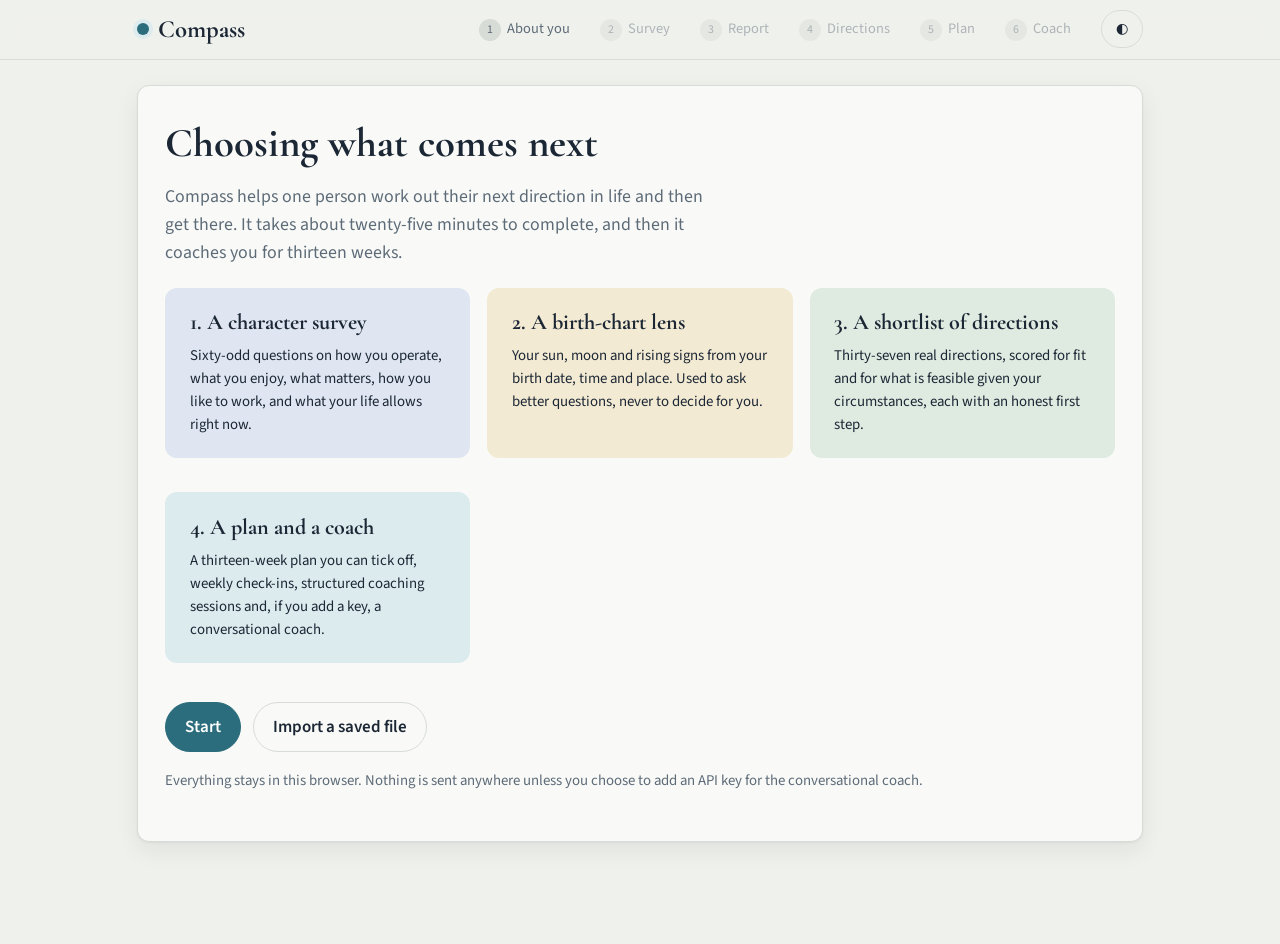
<file: index.html>
<!doctype html>
<html lang="en-GB">
<head>
  <meta charset="utf-8">
  <meta name="viewport" content="width=device-width, initial-scale=1, viewport-fit=cover">
  <title>Compass</title>
  <meta name="description" content="A personal guide to choosing your next direction: a character survey, a birth-chart lens, a shortlist of directions, a thirteen-week plan and a coach to keep you moving.">
  <link rel="preconnect" href="https://fonts.googleapis.com">
  <link rel="preconnect" href="https://fonts.gstatic.com" crossorigin>
  <link rel="stylesheet" href="https://fonts.googleapis.com/css2?family=Cormorant+Garamond:ital,wght@0,600;0,700;1,600&family=Source+Sans+3:ital,wght@0,400;0,600;0,700;1,400&display=swap">
  <link rel="stylesheet" href="css/style.css">
</head>
<body>
  <header class="topbar">
    <div class="topbar-inner">
      <div class="brand"><span class="dot"></span> Compass</div>
      <nav class="steps" id="nav"></nav>
      <button class="btn small ghost" id="themeBtn" title="Switch light or dark">◐</button>
    </div>
  </header>
  <main id="app"></main>
  <div class="footer-actions" id="footer" hidden><div class="inner" id="footerInner"></div></div>
  <div class="toast" id="toast" hidden></div>

  <script src="js/data/cities.js"></script>
  <script src="js/data/questions.js"></script>
  <script src="js/data/directions.js"></script>
  <script src="js/astro.js"></script>
  <script src="js/engine.js"></script>
  <script src="js/coach.js"></script>
  <script src="js/app.js"></script>
</body>
</html>
</file>
<file: css/style.css>
/* Compass: a calm, warm interface. Light first, dark on request. */
:root {
  /* Chart paper, navy ink, a brass needle and sea teal: the palette of a compass on a nautical chart. */
  --bg: #eff1ec; --card: #f9faf7; --ink: #1c2735; --muted: #5d6b78; --line: #d7dcd6;
  --accent: #2c6d7d; --accent-ink: #ffffff; --accent-soft: #dcebee;
  --sage: #4f7d5c; --sage-soft: #dfeae1; --gold: #b8862b; --gold-soft: #f3ead3;
  --sky: #3f5f8f; --sky-soft: #dfe6f2; --danger: #a8402f;
  --radius: 12px; --shadow: 0 1px 2px rgba(20,30,40,.05), 0 8px 24px rgba(20,30,40,.07);
  --font: "Source Sans 3", "Segoe UI", system-ui, -apple-system, sans-serif;
  --serif: "Cormorant Garamond", "Iowan Old Style", "Palatino Linotype", Georgia, serif;
  color-scheme: light;
}
@media (prefers-color-scheme: dark) {
  :root:not([data-theme="light"]) {
    --bg: #151c25; --card: #1e2733; --ink: #e6e9e4; --muted: #9aa6b1; --line: #33404d;
    --accent: #6fb3c3; --accent-ink: #0f171e; --accent-soft: #223a44;
    --sage: #8cc39b; --sage-soft: #24352a; --gold: #d9ac52; --gold-soft: #3a3120;
    --sky: #93b0dd; --sky-soft: #26344a; --danger: #e07b6a;
    --shadow: 0 1px 2px rgba(0,0,0,.3), 0 8px 24px rgba(0,0,0,.35);
    color-scheme: dark;
  }
}
:root[data-theme="dark"] {
  --bg: #151c25; --card: #1e2733; --ink: #e6e9e4; --muted: #9aa6b1; --line: #33404d;
  --accent: #6fb3c3; --accent-ink: #0f171e; --accent-soft: #223a44;
  --sage: #8cc39b; --sage-soft: #24352a; --gold: #d9ac52; --gold-soft: #3a3120;
  --sky: #93b0dd; --sky-soft: #26344a; --danger: #e07b6a;
  --shadow: 0 1px 2px rgba(0,0,0,.3), 0 8px 24px rgba(0,0,0,.35);
  color-scheme: dark;
}

* { box-sizing: border-box; }
html { font-size: 17px; }
@media (prefers-reduced-motion: reduce) { *, *::before, *::after { animation: none !important; transition: none !important; } }
body { margin: 0; background: var(--bg); color: var(--ink); font-family: var(--font); line-height: 1.55; -webkit-font-smoothing: antialiased; }
h1, h2, h3 { font-family: var(--serif); font-weight: 700; letter-spacing: 0; line-height: 1.15; margin: 0 0 .4em; text-wrap: balance; }
h1 { font-size: 2.4rem; } h2 { font-size: 1.75rem; } h3 { font-size: 1.3rem; }
p { margin: 0 0 1em; }
a { color: var(--accent); }
.muted { color: var(--muted); }
.small { font-size: .875rem; }
.serif { font-family: var(--serif); }
[hidden] { display: none !important; }

.topbar { position: sticky; top: 0; z-index: 10; background: color-mix(in srgb, var(--bg) 88%, transparent); backdrop-filter: blur(8px); border-bottom: 1px solid var(--line); }
.topbar-inner { max-width: 1040px; margin: 0 auto; padding: .6rem 1rem; display: flex; align-items: center; gap: 1rem; flex-wrap: wrap; }
.brand { font-family: var(--serif); font-size: 1.45rem; font-weight: 700; display: flex; align-items: center; gap: .5rem; }
.brand .dot { width: 12px; height: 12px; border-radius: 50%; background: var(--accent); box-shadow: 0 0 0 4px var(--accent-soft); }
nav.steps { display: flex; gap: .25rem; flex-wrap: wrap; margin-left: auto; }
nav.steps button { background: transparent; border: 1px solid transparent; color: var(--muted); padding: .35rem .7rem; border-radius: 999px; font: inherit; font-size: .85rem; cursor: pointer; }
nav.steps button.active { background: var(--card); border-color: var(--line); color: var(--ink); box-shadow: var(--shadow); }
nav.steps button:disabled { opacity: .45; cursor: not-allowed; }
nav.steps button .n { display: inline-block; width: 1.3rem; height: 1.3rem; border-radius: 50%; background: var(--line); font-size: .7rem; line-height: 1.3rem; text-align: center; margin-right: .35rem; }
nav.steps button.done .n { background: var(--sage); color: #fff; }

main { max-width: 1040px; margin: 0 auto; padding: 1.5rem 1rem 5rem; }
.screen { animation: fade .25s ease; }
@keyframes fade { from { opacity: 0; transform: translateY(4px); } to { opacity: 1; transform: none; } }

.card { background: var(--card); border: 1px solid var(--line); border-radius: var(--radius); padding: 1.25rem 1.4rem; box-shadow: var(--shadow); margin-bottom: 1rem; }
.card.soft { background: var(--accent-soft); border-color: transparent; box-shadow: none; }
.card.sage { background: var(--sage-soft); border-color: transparent; box-shadow: none; }
.card.gold { background: var(--gold-soft); border-color: transparent; box-shadow: none; }
.card.sky { background: var(--sky-soft); border-color: transparent; box-shadow: none; }
.grid { display: grid; gap: 1rem; grid-template-columns: repeat(auto-fit, minmax(260px, 1fr)); }
.grid.two { grid-template-columns: repeat(auto-fit, minmax(320px, 1fr)); }
.row { display: flex; gap: .75rem; flex-wrap: wrap; align-items: center; }
.row.between { justify-content: space-between; }
.stack > * + * { margin-top: .75rem; }

.btn { display: inline-flex; align-items: center; gap: .4rem; padding: .65rem 1.1rem; border-radius: 999px; border: 1px solid var(--line); background: var(--card); color: var(--ink); font: inherit; font-weight: 600; cursor: pointer; transition: transform .08s, box-shadow .15s; }
.btn:hover { box-shadow: var(--shadow); }
.btn:active { transform: translateY(1px); }
.btn:focus-visible, .scale button:focus-visible, .choices button:focus-visible, .picks button:focus-visible, nav.steps button:focus-visible { outline: 2px solid var(--accent); outline-offset: 2px; }
.btn.primary { background: var(--accent); color: var(--accent-ink); border-color: var(--accent); }
.btn.ghost { background: transparent; }
.btn.small { padding: .4rem .8rem; font-size: .85rem; }
.btn:disabled { opacity: .5; cursor: not-allowed; box-shadow: none; }
.btn.danger { color: var(--danger); }

label { display: block; font-weight: 600; margin-bottom: .3rem; }
input[type=text], input[type=date], input[type=time], input[type=number], input[type=password], select, textarea {
  width: 100%; font: inherit; padding: .6rem .75rem; border-radius: 10px; border: 1px solid var(--line); background: var(--bg); color: var(--ink);
}
textarea { min-height: 90px; resize: vertical; }
input:focus, select:focus, textarea:focus { outline: 2px solid color-mix(in srgb, var(--accent) 45%, transparent); outline-offset: 1px; }
.field { margin-bottom: 1rem; }
.field .hint { color: var(--muted); font-size: .85rem; margin-top: .25rem; }
.inline { display: grid; gap: .75rem; grid-template-columns: repeat(auto-fit, minmax(140px, 1fr)); }
.check { display: flex; align-items: center; gap: .5rem; font-weight: 500; }
.check input { width: 1.1rem; height: 1.1rem; }

.progress { height: 8px; background: var(--line); border-radius: 999px; overflow: hidden; margin: .5rem 0 1rem; }
.progress > span { display: block; height: 100%; background: var(--accent); border-radius: 999px; transition: width .3s; }

/* Survey */
.q { padding: 1rem 0; border-bottom: 1px solid var(--line); }
.q:last-child { border-bottom: 0; }
.q .text { font-weight: 500; margin-bottom: .6rem; }
.scale { display: grid; grid-template-columns: repeat(5, 1fr); gap: .35rem; }
.scale button { font: inherit; font-size: .78rem; padding: .55rem .3rem; border-radius: 10px; border: 1px solid var(--line); background: var(--bg); color: var(--muted); cursor: pointer; line-height: 1.2; }
.scale button.on { background: var(--accent); color: var(--accent-ink); border-color: var(--accent); font-weight: 600; }
.scale button:hover { border-color: var(--accent); }
.choices { display: grid; gap: .4rem; }
.choices button { text-align: left; font: inherit; padding: .6rem .8rem; border-radius: 10px; border: 1px solid var(--line); background: var(--bg); color: var(--ink); cursor: pointer; }
.choices button.on { border-color: var(--accent); background: var(--accent-soft); font-weight: 600; }
.picks { display: grid; gap: .5rem; grid-template-columns: repeat(auto-fill, minmax(200px, 1fr)); }
.picks button { text-align: left; font: inherit; padding: .7rem .9rem; border-radius: 12px; border: 1px solid var(--line); background: var(--bg); color: var(--ink); cursor: pointer; position: relative; }
.picks button .rank { position: absolute; top: .5rem; right: .6rem; width: 1.5rem; height: 1.5rem; border-radius: 50%; background: var(--accent); color: var(--accent-ink); font-size: .8rem; font-weight: 700; display: grid; place-items: center; }
.picks button.on { border-color: var(--accent); background: var(--accent-soft); }
.picks button .hint { display: block; color: var(--muted); font-size: .8rem; margin-top: .15rem; }
.slider { display: grid; grid-template-columns: 1fr 2fr 1fr; align-items: center; gap: .75rem; }
.slider .lbl { font-size: .85rem; color: var(--muted); }
.slider .lbl.r { text-align: right; }
input[type=range] { width: 100%; accent-color: var(--accent); }

/* Report */
.bar { display: grid; grid-template-columns: 150px 1fr 44px; align-items: center; gap: .6rem; margin: .35rem 0; }
.bar .track { height: 10px; background: var(--line); border-radius: 999px; overflow: hidden; }
.bar .track > span { display: block; height: 100%; background: var(--sage); border-radius: 999px; }
.bar.accent .track > span { background: var(--accent); }
.bar .v { text-align: right; font-variant-numeric: tabular-nums; font-size: .85rem; color: var(--muted); }
.pill { display: inline-block; padding: .2rem .6rem; border-radius: 999px; font-size: .78rem; font-weight: 600; background: var(--line); color: var(--ink); margin: .1rem .25rem .1rem 0; }
.pill.sage { background: var(--sage-soft); color: var(--sage); }
.pill.gold { background: var(--gold-soft); color: var(--gold); }
.pill.sky { background: var(--sky-soft); color: var(--sky); }
.pill.accent { background: var(--accent-soft); color: var(--accent); }
.placement { display: flex; gap: .9rem; align-items: flex-start; padding: .75rem 0; border-top: 1px solid var(--line); }
.placement:first-of-type { border-top: 0; }
.placement .glyph { font-size: 1.8rem; line-height: 1; width: 2.4rem; text-align: center; }
.placement b { display: block; }
ul.clean { list-style: none; padding: 0; margin: 0; }
ul.clean li { padding: .3rem 0 .3rem 1.4rem; position: relative; }
ul.clean li::before { content: "\2022"; position: absolute; left: .4rem; color: var(--accent); }
ul.clean li.agree::before { content: "\2713"; color: var(--sage); }
ul.clean li.disagree::before { content: "?"; color: var(--gold); }
ul.clean li.caution::before { content: "!"; color: var(--gold); font-weight: 700; }

/* Directions */
.dir { display: grid; grid-template-columns: 1fr auto; gap: 1rem; align-items: start; }
.dir .scores { text-align: right; min-width: 110px; }
.dir .scores .big { font-family: var(--serif); font-size: 2.2rem; font-weight: 700; line-height: 1; font-variant-numeric: tabular-nums; }
.dir .scores .sub { font-size: .8rem; color: var(--muted); }
.dir.selected { border-color: var(--accent); box-shadow: 0 0 0 3px var(--accent-soft); }
.meta { display: flex; flex-wrap: wrap; gap: .3rem; margin: .5rem 0; }
details summary { cursor: pointer; font-weight: 600; color: var(--accent); }
details { margin-top: .5rem; }

/* Plan */
.phase { border-left: 4px solid var(--line); padding-left: 1rem; margin-bottom: 1.25rem; }
.phase.Clarity { border-color: var(--sky); } .phase.Test { border-color: var(--gold); } .phase.Build { border-color: var(--sage); } .phase.Commit { border-color: var(--accent); }
.week { margin-bottom: .75rem; }
.week h4 { margin: 0 0 .3rem; font-size: .95rem; }
.task { display: flex; gap: .6rem; align-items: flex-start; padding: .3rem 0; }
.task input { margin-top: .3rem; width: 1.1rem; height: 1.1rem; flex: none; }
.task.done span { text-decoration: line-through; color: var(--muted); }
.ring { --p: 0; width: 84px; height: 84px; border-radius: 50%; background: conic-gradient(var(--accent) calc(var(--p) * 1%), var(--line) 0); display: grid; place-items: center; flex: none; }
.ring > span { width: 64px; height: 64px; border-radius: 50%; background: var(--card); display: grid; place-items: center; font-weight: 700; font-family: var(--serif); font-size: 1.2rem; }

/* Coach */
.tabs { display: flex; gap: .25rem; border-bottom: 1px solid var(--line); margin-bottom: 1rem; flex-wrap: wrap; }
.tabs button { background: none; border: 0; border-bottom: 2px solid transparent; padding: .6rem .9rem; font: inherit; font-weight: 600; color: var(--muted); cursor: pointer; }
.tabs button.active { color: var(--ink); border-bottom-color: var(--accent); }
.chat { display: flex; flex-direction: column; gap: .6rem; max-height: 60vh; overflow-y: auto; padding: .5rem 0; }
.msg { max-width: 85%; padding: .7rem .95rem; border-radius: 14px; white-space: pre-wrap; }
.msg.coach { background: var(--sage-soft); border-bottom-left-radius: 4px; align-self: flex-start; }
.msg.me { background: var(--accent-soft); border-bottom-right-radius: 4px; align-self: flex-end; }
.msg.sys { background: transparent; color: var(--muted); font-size: .85rem; align-self: center; text-align: center; }
.timeline { border-left: 2px solid var(--line); padding-left: 1rem; }
.timeline .entry { position: relative; margin-bottom: 1rem; }
.timeline .entry::before { content: ""; position: absolute; left: -1.4rem; top: .4rem; width: 10px; height: 10px; border-radius: 50%; background: var(--accent); }
.energy { display: flex; gap: .3rem; flex-wrap: wrap; }
.energy button { width: 2.2rem; height: 2.2rem; border-radius: 50%; border: 1px solid var(--line); background: var(--bg); font: inherit; cursor: pointer; }
.energy button.on { background: var(--accent); color: var(--accent-ink); border-color: var(--accent); }

.footer-actions { position: fixed; bottom: 0; left: 0; right: 0; background: color-mix(in srgb, var(--bg) 92%, transparent); backdrop-filter: blur(8px); border-top: 1px solid var(--line); padding: .6rem 1rem calc(.6rem + env(safe-area-inset-bottom, 0px)); }
.footer-actions .inner { max-width: 1040px; margin: 0 auto; display: flex; justify-content: space-between; gap: .5rem; align-items: center; }
.toast { position: fixed; bottom: 5rem; left: 50%; transform: translateX(-50%); background: var(--ink); color: var(--bg); padding: .6rem 1rem; border-radius: 999px; font-size: .9rem; box-shadow: var(--shadow); z-index: 20; }

@media (max-width: 640px) {
  h1 { font-size: 1.6rem; }
  .card { padding: 1rem; }
  .bar { grid-template-columns: 110px 1fr 40px; }
  .scale button { font-size: .68rem; padding: .5rem .15rem; }
  .dir { grid-template-columns: 1fr; }
  .dir .scores { text-align: left; display: flex; gap: 1rem; align-items: baseline; }
  nav.steps button .label { display: none; }
}
@media print {
  .topbar, .footer-actions, .btn, .tabs, .no-print { display: none !important; }
  body { background: #fff; color: #000; }
  .card { box-shadow: none; break-inside: avoid; }
  main { max-width: none; padding: 0; }
}
</file>
